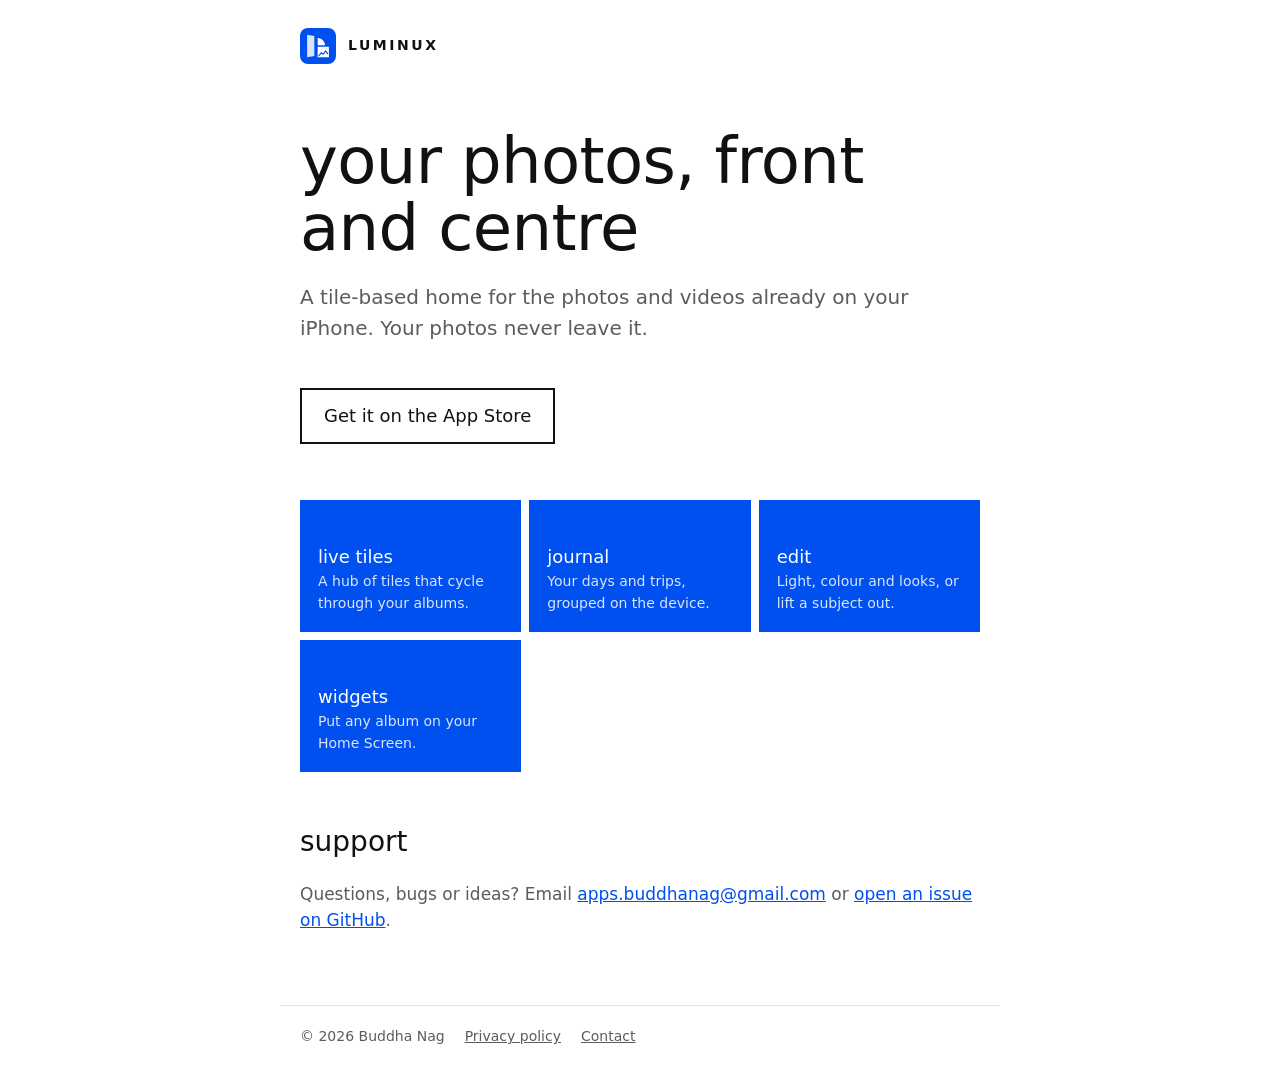
<file: index.html>
<!doctype html>
<html lang="en">
<head>
  <meta charset="utf-8">
  <meta name="viewport" content="width=device-width, initial-scale=1">
  <title>Luminux</title>
  <meta name="description" content="Luminux is a tile-based photo gallery for the photos and videos already on your iPhone. Your photos never leave it.">
  <link rel="icon" href="icon.svg" type="image/svg+xml">
  <link rel="apple-touch-icon" href="apple-touch-icon.png">
  <link rel="stylesheet" href="style.css">
</head>
<body>
  <header>
    <a href="./"><img src="icon.svg" alt=""><span>Luminux</span></a>
  </header>

  <main>
    <h1>your photos, front and centre</h1>
    <p class="lead">A tile-based home for the photos and videos already on your iPhone. Your photos never leave it.</p>
    <a class="store" href="https://apps.apple.com/app/id6824958404">Get it on the App Store</a>

    <ul class="tiles">
      <li><strong>live tiles</strong><span>A hub of tiles that cycle through your albums.</span></li>
      <li><strong>journal</strong><span>Your days and trips, grouped on the device.</span></li>
      <li><strong>edit</strong><span>Light, colour and looks, or lift a subject out.</span></li>
      <li><strong>widgets</strong><span>Put any album on your Home Screen.</span></li>
    </ul>

    <h2>support</h2>
    <p>Questions, bugs or ideas? Email <a href="mailto:apps.buddhanag@gmail.com">apps.buddhanag@gmail.com</a> or <a href="https://github.com/BuddhaNag12/luminux/issues">open an issue on GitHub</a>.</p>
  </main>

  <footer>
    <span>© 2026 Buddha Nag</span>
    <a href="privacy/">Privacy policy</a>
    <a href="mailto:apps.buddhanag@gmail.com">Contact</a>
  </footer>
</body>
</html>
</file>
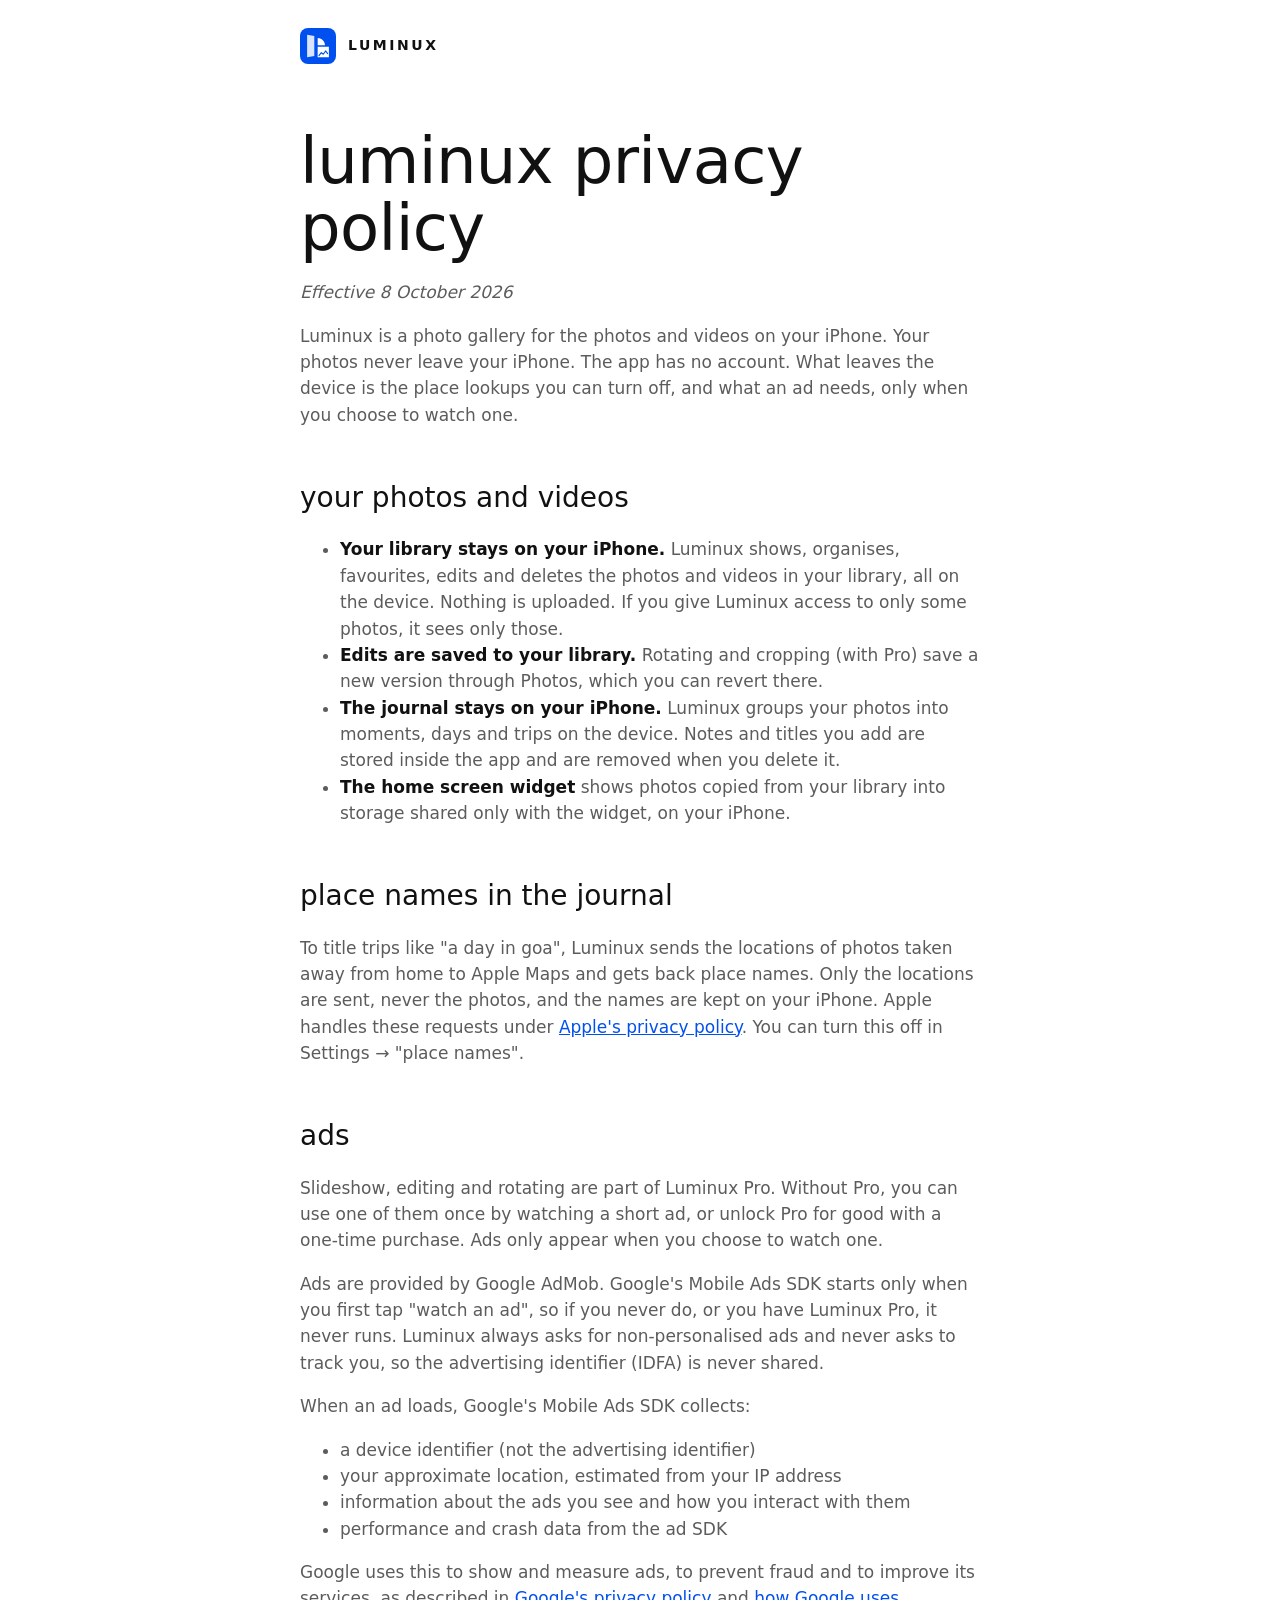
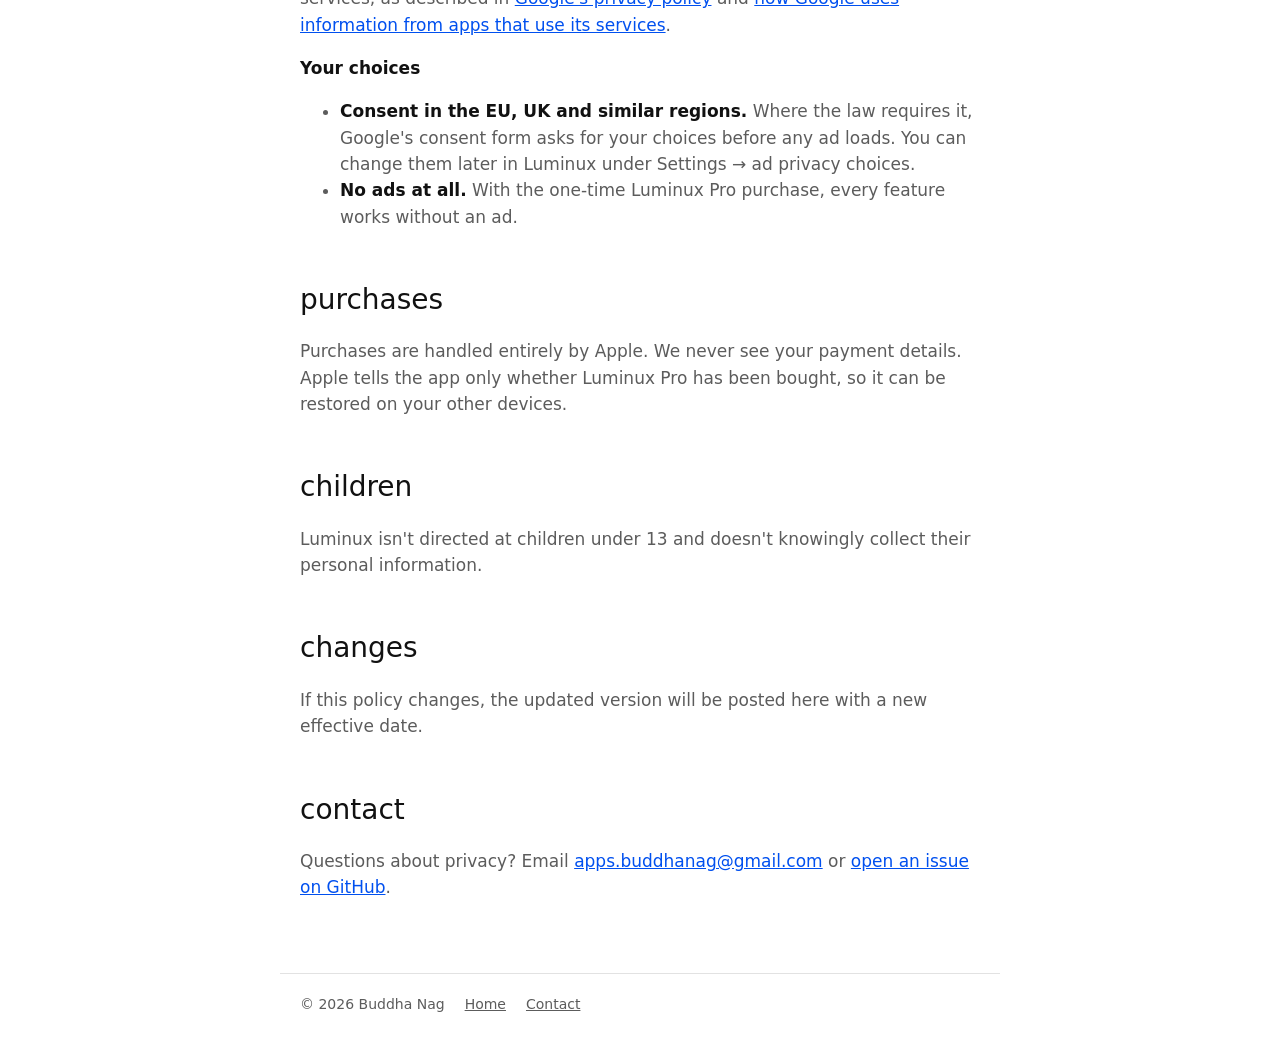
<file: privacy/index.html>
<!doctype html>
<html lang="en">
<head>
  <meta charset="utf-8">
  <meta name="viewport" content="width=device-width, initial-scale=1">
  <title>Luminux Privacy Policy</title>
  <meta name="description" content="How Luminux handles your photos, place lookups, ads and purchases.">
  <link rel="icon" href="../icon.svg" type="image/svg+xml">
  <link rel="apple-touch-icon" href="../apple-touch-icon.png">
  <link rel="stylesheet" href="../style.css">
</head>
<body>
  <header>
    <a href="../"><img src="../icon.svg" alt=""><span>Luminux</span></a>
  </header>

  <main>
    <h1>Luminux Privacy Policy</h1>
    <p><em>Effective 8 October 2026</em></p>
    <p>Luminux is a photo gallery for the photos and videos on your iPhone. Your photos never leave your iPhone. The app has no account. What leaves the device is the place lookups you can turn off, and what an ad needs, only when you choose to watch one.</p>
    <h2>Your photos and videos</h2>
    <ul>
      <li><strong>Your library stays on your iPhone.</strong> Luminux shows, organises, favourites, edits and deletes the photos and videos in your library, all on the device. Nothing is uploaded. If you give Luminux access to only some photos, it sees only those.</li>
      <li><strong>Edits are saved to your library.</strong> Rotating and cropping (with Pro) save a new version through Photos, which you can revert there.</li>
      <li><strong>The journal stays on your iPhone.</strong> Luminux groups your photos into moments, days and trips on the device. Notes and titles you add are stored inside the app and are removed when you delete it.</li>
      <li><strong>The home screen widget</strong> shows photos copied from your library into storage shared only with the widget, on your iPhone.</li>
    </ul>
    <h2>Place names in the journal</h2>
    <p>To title trips like "a day in goa", Luminux sends the locations of photos taken away from home to Apple Maps and gets back place names. Only the locations are sent, never the photos, and the names are kept on your iPhone. Apple handles these requests under <a href="https://www.apple.com/legal/privacy/">Apple's privacy policy</a>. You can turn this off in Settings → "place names".</p>
    <h2>Ads</h2>
    <p>Slideshow, editing and rotating are part of Luminux Pro. Without Pro, you can use one of them once by watching a short ad, or unlock Pro for good with a one-time purchase. Ads only appear when you choose to watch one.</p>
    <p>Ads are provided by Google AdMob. Google's Mobile Ads SDK starts only when you first tap "watch an ad", so if you never do, or you have Luminux Pro, it never runs. Luminux always asks for non-personalised ads and never asks to track you, so the advertising identifier (IDFA) is never shared.</p>
    <p>When an ad loads, Google's Mobile Ads SDK collects:</p>
    <ul>
      <li>a device identifier (not the advertising identifier)</li>
      <li>your approximate location, estimated from your IP address</li>
      <li>information about the ads you see and how you interact with them</li>
      <li>performance and crash data from the ad SDK</li>
    </ul>
    <p>Google uses this to show and measure ads, to prevent fraud and to improve its services, as described in <a href="https://policies.google.com/privacy">Google's privacy policy</a> and <a href="https://policies.google.com/technologies/partner-sites">how Google uses information from apps that use its services</a>.</p>
    <p><strong>Your choices</strong></p>
    <ul>
      <li><strong>Consent in the EU, UK and similar regions.</strong> Where the law requires it, Google's consent form asks for your choices before any ad loads. You can change them later in Luminux under Settings → ad privacy choices.</li>
      <li><strong>No ads at all.</strong> With the one-time Luminux Pro purchase, every feature works without an ad.</li>
    </ul>
    <h2>Purchases</h2>
    <p>Purchases are handled entirely by Apple. We never see your payment details. Apple tells the app only whether Luminux Pro has been bought, so it can be restored on your other devices.</p>
    <h2>Children</h2>
    <p>Luminux isn't directed at children under 13 and doesn't knowingly collect their personal information.</p>
    <h2>Changes</h2>
    <p>If this policy changes, the updated version will be posted here with a new effective date.</p>
    <h2>Contact</h2>
    <p>Questions about privacy? Email <a href="mailto:apps.buddhanag@gmail.com">apps.buddhanag@gmail.com</a> or <a href="https://github.com/BuddhaNag12/luminux/issues">open an issue on GitHub</a>.</p>
  </main>

  <footer>
    <span>© 2026 Buddha Nag</span>
    <a href="../">Home</a>
    <a href="mailto:apps.buddhanag@gmail.com">Contact</a>
  </footer>
</body>
</html>
</file>
<file: style.css>
:root {
  --bg: #ffffff;
  --fg: #111111;
  --muted: #5c5c5c;
  --accent: #0050ef;
  --line: #e2e2e2;
}
@media (prefers-color-scheme: dark) {
  :root {
    --bg: #000000;
    --fg: #ffffff;
    --muted: #a6a6a6;
    --accent: #3d7bff;
    --line: #262626;
  }
}

* { box-sizing: border-box; }

body {
  margin: 0;
  background: var(--bg);
  color: var(--fg);
  font: 17px/1.55 -apple-system, BlinkMacSystemFont, "Segoe UI", system-ui, sans-serif;
  -webkit-font-smoothing: antialiased;
}

main, header, footer {
  max-width: 720px;
  margin: 0 auto;
  padding: 0 20px;
}

header {
  display: flex;
  align-items: center;
  gap: 12px;
  padding-top: 28px;
}
header a { color: inherit; text-decoration: none; display: flex; align-items: center; gap: 12px; }
header img { width: 36px; height: 36px; border-radius: 8px; }
header span { font-weight: 600; letter-spacing: 0.18em; font-size: 14px; text-transform: uppercase; }

h1 {
  font-weight: 300;
  font-size: clamp(40px, 9vw, 64px);
  line-height: 1.05;
  letter-spacing: -0.01em;
  margin: 64px 0 16px;
  text-transform: lowercase;
}
h2 {
  font-weight: 300;
  font-size: 28px;
  margin: 48px 0 8px;
  text-transform: lowercase;
}
p, li { color: var(--muted); }
strong { color: var(--fg); font-weight: 600; }
a { color: var(--accent); }

.lead { font-size: 20px; max-width: 32em; }

.store {
  display: inline-block;
  margin: 24px 0 8px;
  padding: 12px 22px;
  border: 2px solid var(--fg);
  color: var(--fg);
  text-decoration: none;
  font-size: 18px;
}
.store:hover { background: var(--fg); color: var(--bg); }

.tiles {
  display: grid;
  grid-template-columns: repeat(auto-fit, minmax(200px, 1fr));
  gap: 8px;
  margin: 48px 0 0;
  padding: 0;
  list-style: none;
}
.tiles li {
  background: #0050ef; /* brand blue in both themes: white text stays readable */
  color: #ffffff;
  padding: 18px;
  min-height: 132px;
  display: flex;
  flex-direction: column;
  justify-content: flex-end;
}
.tiles strong { color: #ffffff; font-size: 18px; font-weight: 400; text-transform: lowercase; }
.tiles span { font-size: 14px; opacity: 0.85; }

footer {
  margin-top: 72px;
  padding-top: 20px;
  padding-bottom: 40px;
  border-top: 1px solid var(--line);
  font-size: 14px;
  color: var(--muted);
  display: flex;
  flex-wrap: wrap;
  gap: 8px 20px;
}
footer a { color: var(--muted); }
</file>
